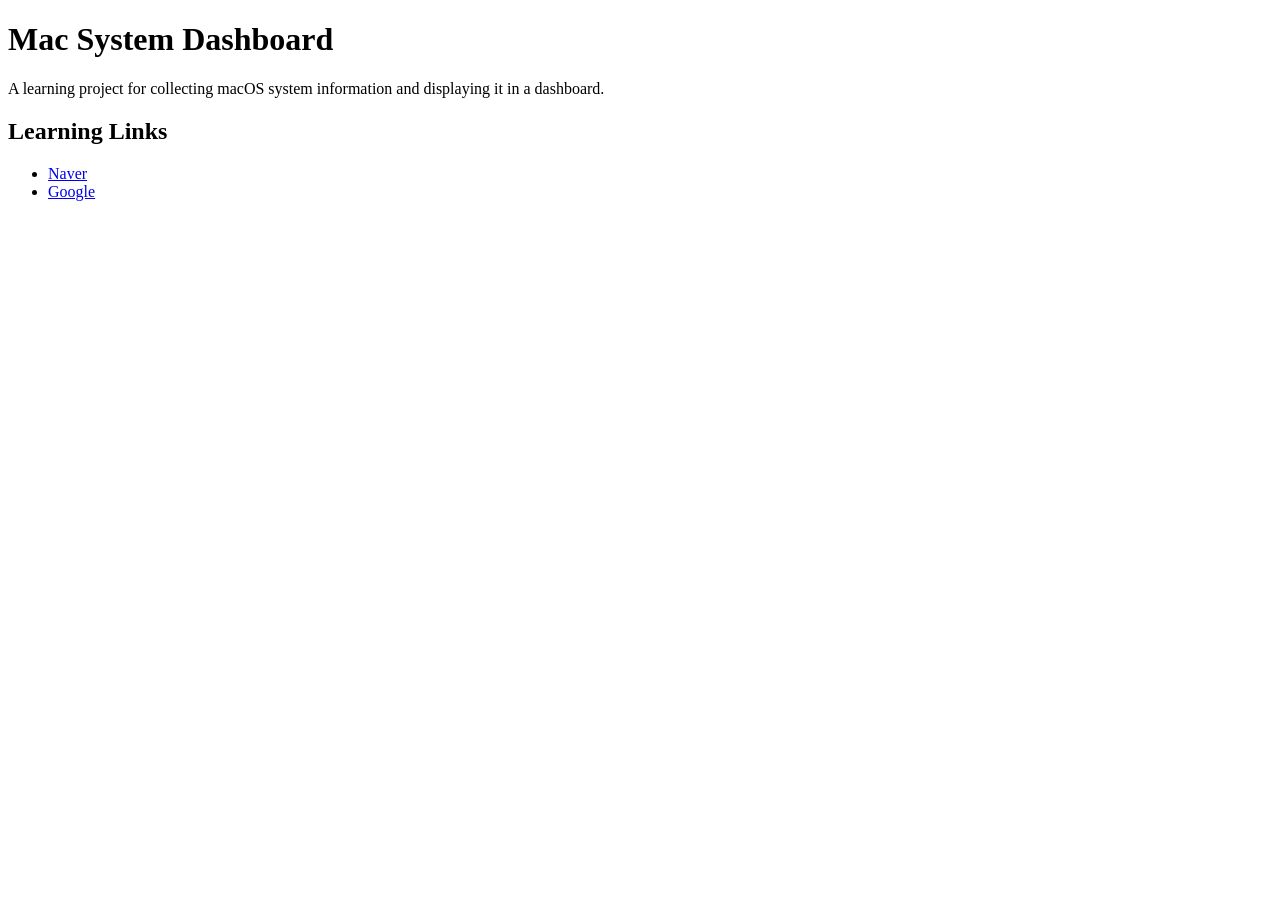
<file: learning/step1.html>
<!DOCTYPE html>
<html lang="ko">
<head>
  <meta charset="UTF-8">
  <title>Mac System Dashboard</title>
</head>
<body>
  <h1>Mac System Dashboard</h1>
  <p>A learning project for collecting macOS system information and displaying it in a dashboard.</p>
  <h2>Learning Links</h2>
  <ul>
    <li><a href="https://www.naver.com">Naver</a></li>
    <li><a href="https://www.google.co.kr">Google</a></li>
  </ul>
</body>
</html>
</file>
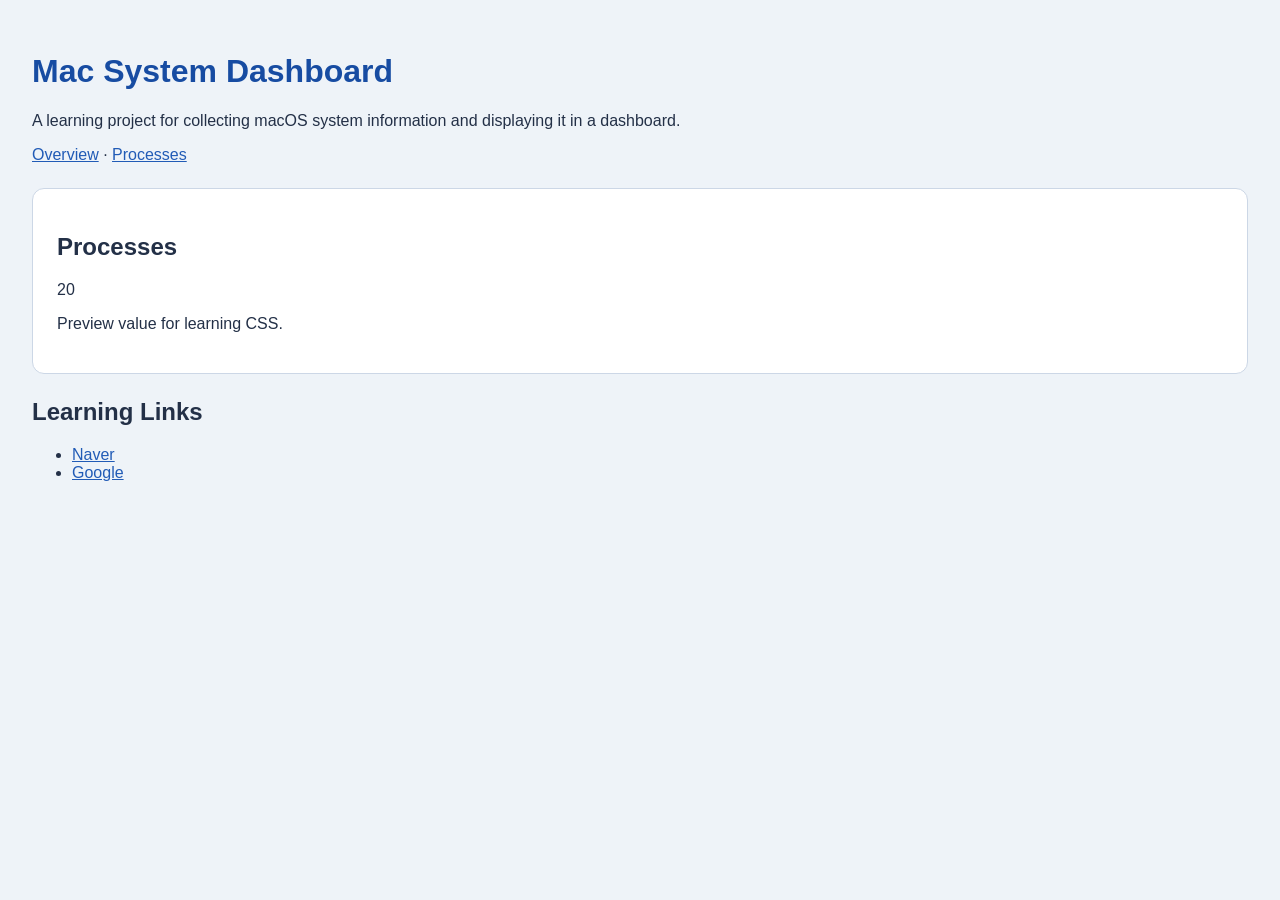
<file: learning/step2.html>
<!DOCTYPE html>
<html lang="ko">
<head>
  <meta charset="UTF-8">
  <title>Mac System Dashboard</title>
  <style>
    body { font-family: Arial, sans-serif; background-color: #eef3f8; color: #233047; margin: 0; padding: 32px; }
    h1 { color: #174ca2; }
    a { color: #215bb6; }
    .card { background-color: white; border: 1px solid #ccd7e6; border-radius: 12px; padding: 24px; margin: 24px 0; }
  </style>
</head>
<body>
  <h1>Mac System Dashboard</h1>
  <p>A learning project for collecting macOS system information and displaying it in a dashboard.</p>
  <nav><a href="#overview">Overview</a> · <a href="#processes">Processes</a></nav>
  <section id="overview" class="card"><h2 id="processes">Processes</h2><p>20</p><p>Preview value for learning CSS.</p></section>
  <h2>Learning Links</h2>
  <ul>
    <li><a href="https://www.naver.com">Naver</a></li>
    <li><a href="https://www.google.co.kr">Google</a></li>
  </ul>
</body>
</html>
</file>
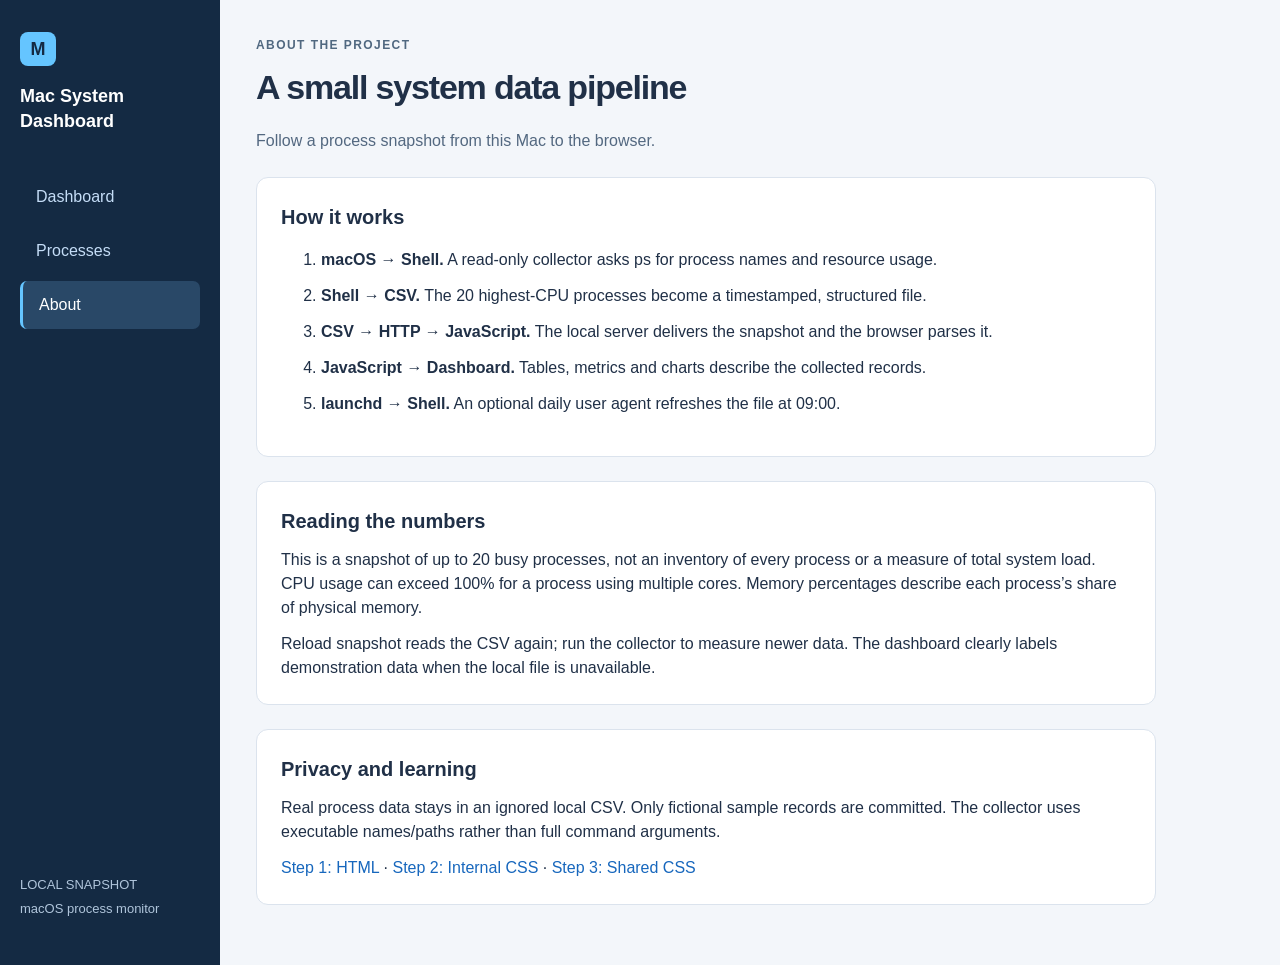
<file: pages/about.html>
<!DOCTYPE html>
<html lang="en">
<head>
  <meta charset="UTF-8">
  <meta name="viewport" content="width=device-width, initial-scale=1">
  <meta name="description" content="A local macOS process snapshot with CPU and memory metrics.">
  <title>About | Mac System Dashboard</title>
  <link rel="icon" href="data:image/svg+xml,%3Csvg%20xmlns%3D%22http%3A//www.w3.org/2000/svg%22%20viewBox%3D%220%200%2032%2032%22%3E%3Crect%20width%3D%2232%22%20height%3D%2232%22%20rx%3D%226%22%20fill%3D%22%23142a43%22/%3E%3Cpath%20d%3D%22M6%2023V15h4v8zm8%200V8h4v15zm8%200V12h4v11z%22%20fill%3D%22%2365c5ff%22/%3E%3C/svg%3E">
  <link rel="stylesheet" href="../assets/css/style.css">

</head>
<body class="dashboard-shell">
  <a class="skip-link" href="#main">Skip to content</a>
  <aside class="sidebar">
    <div class="brand"><span class="brand-mark" aria-hidden="true">M</span> Mac System <br>Dashboard</div>
    <nav aria-label="Main">
      <a href="../index.html">Dashboard</a>
      <a href="../pages/processes.html">Processes</a>
      <a aria-current="page" href="../pages/about.html">About</a>
    </nav>
    <p class="sidebar-note">LOCAL SNAPSHOT<br>macOS process monitor</p>
  </aside>
  <main id="main" class="workspace">
    <p class="eyebrow">ABOUT THE PROJECT</p><h1>A small system data pipeline</h1>
    <p class="subtitle">Follow a process snapshot from this Mac to the browser.</p>
    <section class="card prose"><h2>How it works</h2>
      <ol><li><strong>macOS → Shell.</strong> A read-only collector asks ps for process names and resource usage.</li>
      <li><strong>Shell → CSV.</strong> The 20 highest-CPU processes become a timestamped, structured file.</li>
      <li><strong>CSV → HTTP → JavaScript.</strong> The local server delivers the snapshot and the browser parses it.</li>
      <li><strong>JavaScript → Dashboard.</strong> Tables, metrics and charts describe the collected records.</li>
      <li><strong>launchd → Shell.</strong> An optional daily user agent refreshes the file at 09:00.</li></ol>
    </section>
    <section class="card prose"><h2>Reading the numbers</h2><p>This is a snapshot of up to 20 busy processes, not an inventory of every process or a measure of total system load. CPU usage can exceed 100% for a process using multiple cores. Memory percentages describe each process’s share of physical memory.</p><p>Reload snapshot reads the CSV again; run the collector to measure newer data. The dashboard clearly labels demonstration data when the local file is unavailable.</p></section>
    <section class="card prose"><h2>Privacy and learning</h2><p>Real process data stays in an ignored local CSV. Only fictional sample records are committed. The collector uses executable names/paths rather than full command arguments.</p><p><a href="../learning/step1.html">Step 1: HTML</a> · <a href="../learning/step2.html">Step 2: Internal CSS</a> · <a href="overview.html">Step 3: Shared CSS</a></p></section>
  </main>
</body>
</html>
</file>
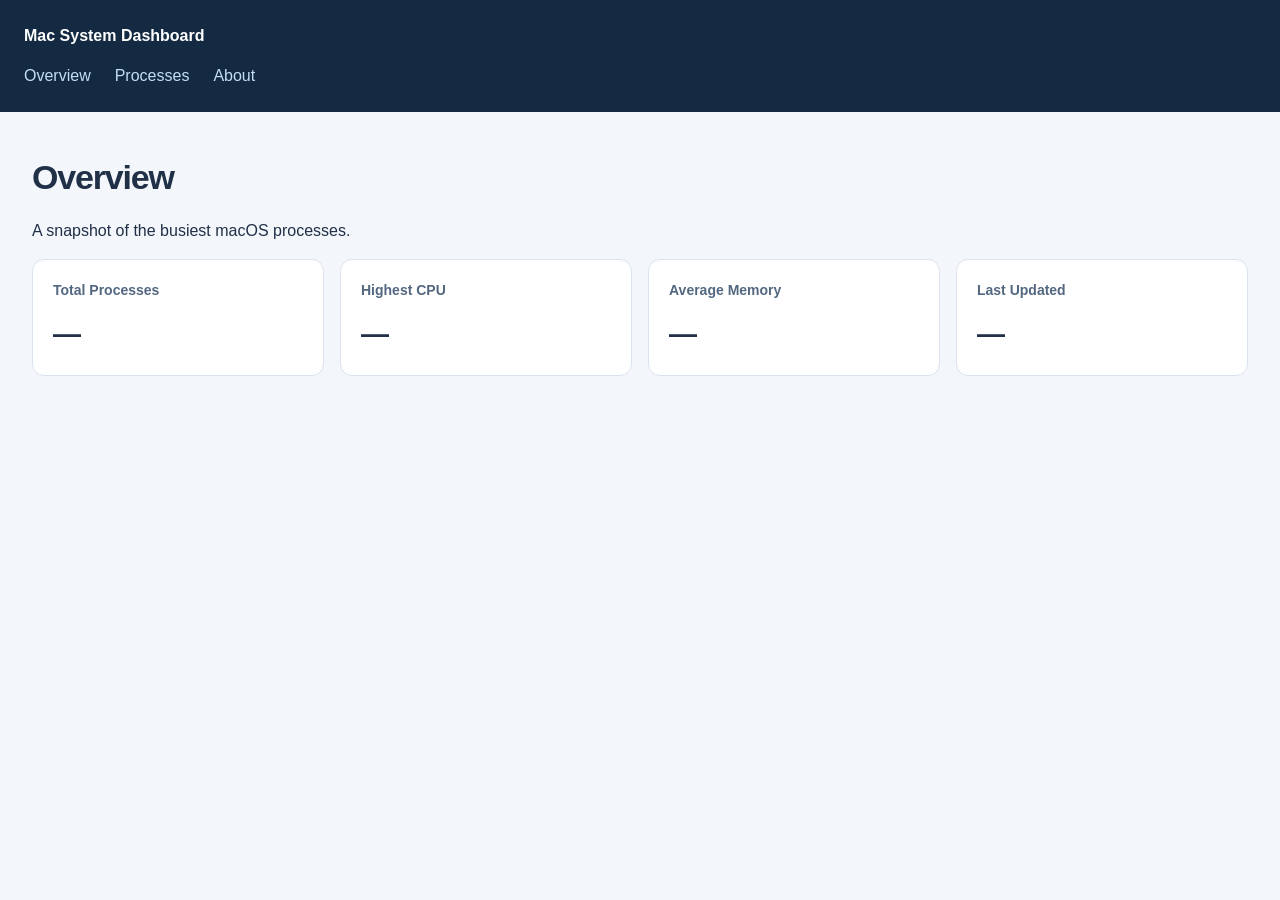
<file: pages/overview.html>
<!DOCTYPE html>
<html lang="en">
<head><meta charset="UTF-8"><meta name="viewport" content="width=device-width, initial-scale=1"><title>Overview | Mac System Dashboard</title><link rel="stylesheet" href="../assets/css/style.css"></head>
<body><header><strong>Mac System Dashboard</strong><nav aria-label="Main"><a href="overview.html">Overview</a><a href="processes.html">Processes</a><a href="about.html">About</a></nav></header><main class="container"><h1>Overview</h1><p>A snapshot of the busiest macOS processes.</p><section class="metrics"><article class="card"><h2>Total Processes</h2><p>—</p></article><article class="card"><h2>Highest CPU</h2><p>—</p></article><article class="card"><h2>Average Memory</h2><p>—</p></article><article class="card"><h2>Last Updated</h2><p>—</p></article></section></main></body>
</html>
</file>
<file: assets/css/style.css>
* { box-sizing: border-box; }
body { margin: 0; background: #f3f6fa; color: #203047; font-family: -apple-system, BlinkMacSystemFont, "Segoe UI", sans-serif; line-height: 1.5; }
header { padding: 24px; background: #142a43; color: white; }
nav { display: flex; gap: 24px; flex-wrap: wrap; margin-top: 16px; }
a { color: #1767bd; text-decoration: none; }
nav a { color: #c5ddf7; }
a:hover { text-decoration: underline; }
a:focus-visible, button:focus-visible, input:focus-visible, select:focus-visible { outline: 3px solid #eb9c20; outline-offset: 3px; }
.container { max-width: 1400px; margin: auto; padding: 32px; }
.metrics { display: grid; grid-template-columns: repeat(auto-fit, minmax(190px, 1fr)); gap: 16px; }
.card { background: white; padding: 24px; border: 1px solid #dbe3ed; border-radius: 12px; }
.card h2 { font-size: 14px; color: #536880; margin: 0; }
.card p { font-size: 24px; margin: 12px 0 0; }
.table-wrap { overflow-x: auto; background: white; border: 1px solid #dbe3ed; border-radius: 12px; }
table { border-collapse: collapse; width: 100%; text-align: left; }
th, td { padding: 14px 16px; border-bottom: 1px solid #e6edf5; }
th { background: #eaf0f7; white-space: nowrap; }
button, .button { background: #1767bd; color: white; border: 0; border-radius: 6px; padding: 10px 16px; cursor: pointer; }
@media (max-width: 640px) { .container { padding: 16px; } th, td { padding: 10px; } }

/* Dashboard layout: the early learning pages continue using the shared basics. */
.dashboard-shell { display: grid; grid-template-columns: 220px minmax(0, 1fr); min-height: 100vh; }
.sidebar { background: #142a43; color: #fff; padding: 32px 20px; display: flex; flex-direction: column; }
.brand { font-size: 18px; font-weight: 700; line-height: 1.35; }
.brand-mark { display: block; width: 36px; padding: 5px; text-align: center; background: #65c5ff; color: #142a43; border-radius: 8px; margin-bottom: 18px; }
.sidebar nav { display: grid; gap: 6px; margin-top: 40px; }
.sidebar nav a { padding: 12px 16px; border-radius: 7px; }
.sidebar nav a[aria-current="page"] { color: white; background: #294867; border-left: 3px solid #65c5ff; }
.sidebar-note { margin-top: auto; padding-top: 48px; font-size: 13px; color: #b0c5db; line-height: 1.8; }
.workspace { padding: 36px; min-width: 0; max-width: 1700px; width: 100%; margin: auto; }
.page-heading { display: flex; justify-content: space-between; align-items: center; gap: 20px; }
h1 { font-size: clamp(26px, 3vw, 34px); letter-spacing: -0.035em; margin: 8px 0; }
h2 { font-size: 20px; }
.eyebrow { font-size: 12px; letter-spacing: 0.12em; color: #506880; font-weight: 700; margin: 0; }
.subtitle, .muted { color: #536880; }
.updated { font-size: 14px; color: #536880; }
.updated time { margin-left: 12px; font-variant-numeric: tabular-nums; }
#data-status { padding: 12px 16px; background: #e4eef9; border-left: 3px solid #1767bd; font-size: 14px; }
#data-status[data-source="sample"] { background: #fff1d6; border-color: #a36b06; }
#data-status[data-source="error"] { background: #ffe9e8; border-color: #b3261e; }
.workspace .metrics { grid-template-columns: repeat(5, minmax(0, 1fr)); margin: 24px 0; }
.metrics .card { padding: 20px; }
.metrics .card p { font-size: 28px; font-weight: 650; font-variant-numeric: tabular-nums; }
.charts { display: grid; grid-template-columns: repeat(2, minmax(0, 1fr)); gap: 20px; margin: 24px 0; }
.charts .card h2 { font-size: 16px; color: #203047; }
.section-heading { display: flex; justify-content: space-between; align-items: center; gap: 16px; }
#visible-count { font-size: 14px; color: #536880; }
td { font-size: 14px; font-variant-numeric: tabular-nums; }
td:nth-child(3) { min-width: 200px; max-width: 400px; overflow-wrap: anywhere; }
tbody tr:hover { background: #f2f7fc; }
.prose { max-width: 900px; margin: 24px 0; }
.prose h2 { font-size: 20px; color: #203047; }
.prose p { font-size: 16px; }
.prose li { margin: 12px 0; }
.sr-only, .skip-link { position: absolute; width: 1px; height: 1px; padding: 0; margin: -1px; overflow: hidden; clip-path: inset(50%); }
.skip-link:focus { width: auto; height: auto; clip-path: none; margin: 8px; padding: 12px; background: white; z-index: 10; }
button:disabled { opacity: 0.6; cursor: wait; }
@media (max-width: 1150px) { .workspace .metrics { grid-template-columns: repeat(3, minmax(0, 1fr)); } }
@media (max-width: 800px) {
  .dashboard-shell { grid-template-columns: minmax(0, 1fr); }
  .sidebar { padding: 16px; }
  .brand { font-size: 16px; }
  .brand br, .brand-mark, .sidebar-note { display: none; }
  .sidebar nav { display: flex; margin-top: 12px; }
  .workspace { padding: 20px; }
  .charts { grid-template-columns: minmax(0, 1fr); }
}
@media (max-width: 500px) {
  .workspace .metrics { grid-template-columns: repeat(2, minmax(0, 1fr)); }
  .page-heading { align-items: flex-start; flex-direction: column; gap: 8px; }
  .metrics .card { padding: 16px; }
}
</file>
